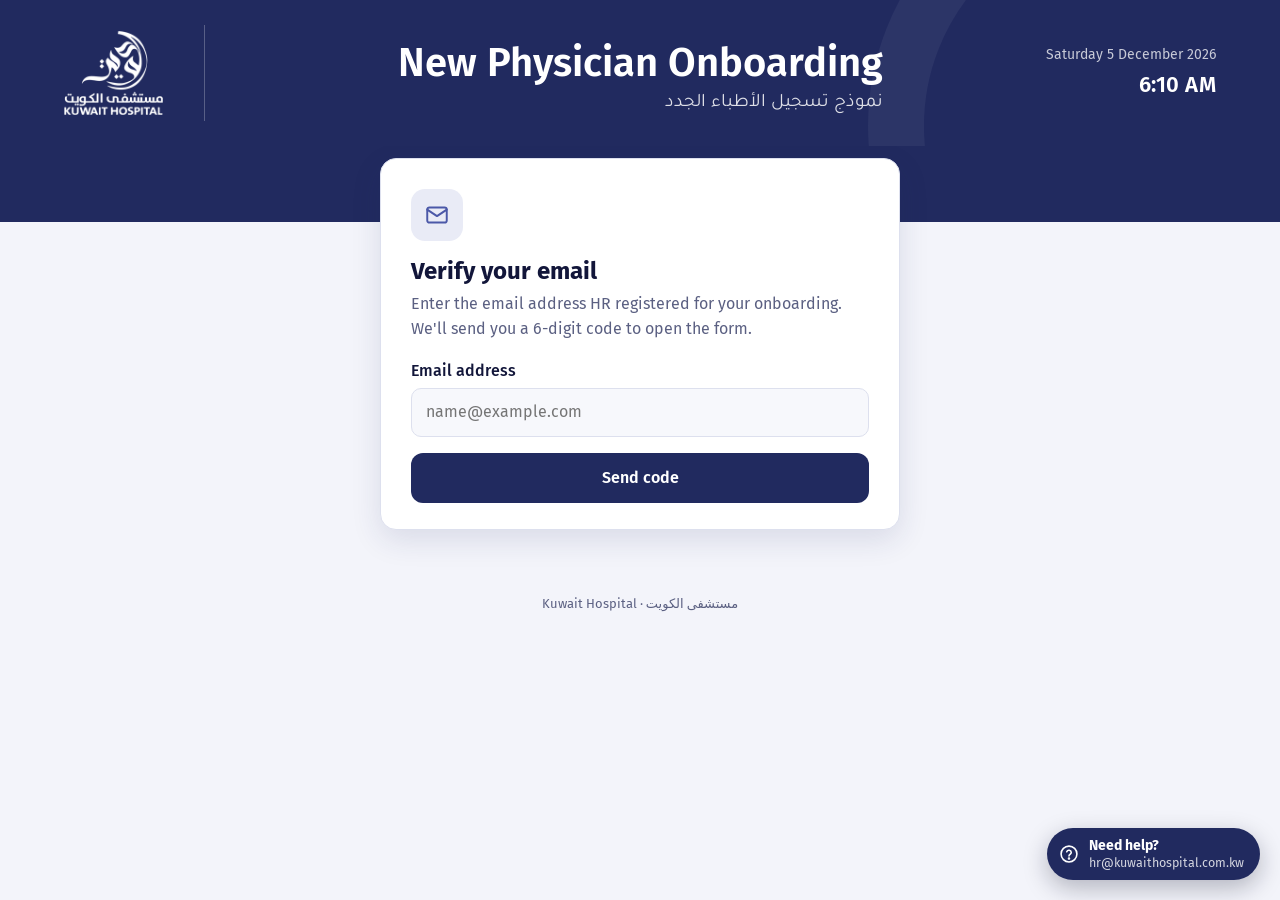
<file: index.html>
<!DOCTYPE html>
<html lang="en">
<head>
<meta charset="utf-8">
<meta name="viewport" content="width=device-width,initial-scale=1">
<title>New Physician Onboarding – Kuwait Hospital</title>
<meta name="robots" content="noindex,nofollow">
<link rel="icon" type="image/png" href="logo-navy.png">
<link rel="preconnect" href="https://fonts.googleapis.com">
<link rel="preconnect" href="https://fonts.gstatic.com" crossorigin>
<link href="https://fonts.googleapis.com/css2?family=Fira+Sans:wght@400;500;600;700&family=Tajawal:wght@400;500;700&display=swap" rel="stylesheet">
<link rel="stylesheet" href="style.css?v=20261117zf">
</head>
<body>
<header class="cover hdr" id="hdr">
 <div class="top">
  <img src="logo-white.png" alt="Kuwait Hospital">
  <div class="sep"></div>
  <div class="ttl">
   <h1>New Physician Onboarding</h1>
   <div class="ar" lang="ar" dir="rtl">نموذج تسجيل الأطباء الجدد</div>
   <div class="date" id="today" hidden></div>
  </div>
  <div class="clock" id="clock" aria-live="off"><span id="ckD"></span><b id="ckT"></b></div>
 </div>
</header>
<div class="band" aria-hidden="true"></div>
<main>
<div class="mid">
<div class="gate" id="gEmail">
  <div class="ico"><svg width="26" height="26" viewBox="0 0 24 24" fill="none" stroke="currentColor" stroke-width="1.8" stroke-linecap="round" stroke-linejoin="round"><rect x="3" y="5" width="18" height="14" rx="2"/><path d="m3 7 9 6 9-6"/></svg></div>
  <h2>Verify your email</h2>
  <p>Enter the email address HR registered for your onboarding. We'll send you a 6-digit code to open the form.</p>
  <form id="fEmail" novalidate>
   <label for="em" style="font-weight:500;display:block;margin-bottom:4px">Email address</label>
   <input type="text" id="em" inputmode="email" autocomplete="email" placeholder="name@example.com">
   <div class="alert err" id="emErr"></div>
   <button class="btn" type="submit" id="sendBtn"><span class="spin"></span><span>Send code</span></button>
  </form>
 </div>

 <div class="gate" id="gCode" style="display:none">
  <div class="ico"><svg width="26" height="26" viewBox="0 0 24 24" fill="none" stroke="currentColor" stroke-width="1.8" stroke-linecap="round" stroke-linejoin="round"><rect x="5" y="11" width="14" height="10" rx="2"/><path d="M8 11V7a4 4 0 0 1 8 0v4"/></svg></div>
  <h2>Enter your code</h2>
  <p id="codeMsg"></p>
  <form id="fCode" novalidate>
   <div class="otp" id="otp">
    <input inputmode="numeric" maxlength="1" aria-label="Digit 1" autocomplete="one-time-code"><input inputmode="numeric" maxlength="1" aria-label="Digit 2"><input inputmode="numeric" maxlength="1" aria-label="Digit 3"><input inputmode="numeric" maxlength="1" aria-label="Digit 4"><input inputmode="numeric" maxlength="1" aria-label="Digit 5"><input inputmode="numeric" maxlength="1" aria-label="Digit 6">
   </div>
   <div class="alert err" id="codeErr"></div>
   <button class="btn" type="submit" id="verBtn"><span class="spin"></span><span>Verify and open form</span></button>
  </form>
  <div class="foot"><span id="exp"></span><button class="link" id="resend" type="button" disabled>Resend code</button></div>
  <div class="foot" style="margin-top:0"><button class="link" id="chg" type="button">Use a different email</button></div>
 </div>

 <div id="formWrap" style="display:none">
 <div class="session" id="sess"><svg width="20" height="20" viewBox="0 0 24 24" fill="none" stroke="currentColor" stroke-width="2.2" stroke-linecap="round" stroke-linejoin="round"><path d="M12 3 4 6v6c0 5 3.5 8 8 9 4.5-1 8-4 8-9V6z"/><path d="m9 12 2 2 4-4"/></svg><span>Verified as <b id="sessEm"></b></span></div>
 <div class="intro" style="margin-top:14px">
  <p><strong style="color:var(--ink)">Welcome to Kuwait Hospital!</strong> Please complete this intake form and upload your credentials. This information is used by HR, IT, Marketing, Call Centre, and Nursing to configure your hospital profile, website listing, and clinical systems.</p>
  <div class="chips"><span>HR</span><span>IT</span><span>Marketing</span><span>Call Centre</span><span>Nursing</span></div>
 </div>

 <form id="f" novalidate>
 <div class="prog"><div class="row"><span>Required fields completed</span><span id="pct">0 of 0</span></div><div class="bar"><i id="pbar"></i></div></div>

 <section class="card">
  <div class="sh"><b>1</b><h2>Professional identification<small>Who you are and your licence</small></h2></div>
  <div class="body">
   <div class="q" data-req>
    <label for="nameEn">Full name (English)<span class="req">*</span></label>
    <input type="text" id="nameEn" name="fullNameEn" autocomplete="name" placeholder="e.g. Dr. Ahmed Al-Sabah">
    <div class="msg">Please enter your full name in English.</div>
   </div>
   <div class="q" data-req>
    <label for="nameAr">Full name (Arabic)<span class="req">*</span></label>
    <input type="text" id="nameAr" name="fullNameAr" lang="ar" dir="rtl" placeholder="الاسم الكامل باللغة العربية">
    <div class="msg">Please enter your full name in Arabic.</div>
   </div>
   <div class="q" data-req>
    <label for="spec">Primary specialty and subspecialty<span class="req">*</span></label>
    <input type="text" id="spec" name="specialty" placeholder="e.g. Cardiology – Interventional Cardiology">
    <div class="msg">Please enter your specialty.</div>
   </div>
   <div class="q" data-req data-radio="designation">
    <div class="lbl" id="desL">Professional designation<span class="req">*</span></div>
    <div class="pills" role="radiogroup" aria-labelledby="desL">
     <label><input type="radio" name="designation" value="Consultant"><span>Consultant</span></label>
     <label><input type="radio" name="designation" value="Senior Specialist"><span>Senior Specialist</span></label>
     <label><input type="radio" name="designation" value="Specialist"><span>Specialist</span></label>
     <label><input type="radio" name="designation" value="Registrar"><span>Registrar</span></label>
     <label><input type="radio" name="designation" value="GP"><span>GP</span></label>
    </div>
    <div class="msg">Please choose your designation.</div>
   </div>
   <div class="q" data-file="licence" data-max="1" data-types="word,pdf,image">
    <div class="lbl">Official medical licence copy <span class="opt">(optional)</span></div>
    <div class="drop"><input type="file" id="licence" accept=".pdf,.doc,.docx,image/*" aria-label="Upload medical licence">
     <svg viewBox="0 0 24 24" fill="none" stroke="currentColor" stroke-width="1.8" stroke-linecap="round" stroke-linejoin="round"><path d="M12 16V4m0 0-4 4m4-4 4 4M4 16v3a1 1 0 0 0 1 1h14a1 1 0 0 0 1-1v-3"/></svg>
     <strong>Upload file</strong><small>1 file · up to 10 MB · Word, PDF or image</small></div>
    <ul class="files"></ul><div class="msg"></div>
   </div>
   <div class="q" data-req data-file="goodStanding" data-max="2" data-types="word,pdf,image" data-msg="Please upload your Certificate of Good Standing.">
    <div class="lbl">Certificate of Good Standing<span class="req">*</span></div>
    <p class="hint">Issued by the Ministry of Health (MOH) or the Kuwait Medical Association (KMA).</p>
    <div class="drop"><input type="file" id="goodStanding" multiple accept=".pdf,.doc,.docx,image/*" aria-label="Upload Certificate of Good Standing">
     <svg viewBox="0 0 24 24" fill="none" stroke="currentColor" stroke-width="1.8" stroke-linecap="round" stroke-linejoin="round"><path d="M12 16V4m0 0-4 4m4-4 4 4M4 16v3a1 1 0 0 0 1 1h14a1 1 0 0 0 1-1v-3"/></svg>
     <strong>Upload files</strong><small>Up to 2 files · 10 MB each · Word, PDF or image</small></div>
    <ul class="files"></ul><div class="msg">Please upload your Certificate of Good Standing.</div>
   </div>
   <div class="pair">
   <div class="q" data-pattern="^[0-9]{12}$">
    <label for="civilId">Civil ID number <span class="opt">(optional)</span></label>
    <p class="hint">12 digits. Not applicable for overseas doctors.</p>
    <input type="text" id="civilId" name="civilId" inputmode="numeric" maxlength="12" autocomplete="off" placeholder="12-digit Civil ID number">
    <div class="msg">Civil ID number must be exactly 12 digits.</div>
   </div>
   <div class="q" data-req data-pattern="^[A-Za-z0-9]{5,15}$">
    <label for="passportNo">Passport number<span class="req">*</span></label>
    <p class="hint">As shown on your passport photo page.</p>
    <input type="text" id="passportNo" name="passportNumber" maxlength="15" autocomplete="off" placeholder="e.g. A12345678">
    <div class="msg">Use letters and numbers only (5–15).</div>
   </div>
   </div>
   <div class="pair">
   <div class="q" data-file="civilIdCopy" data-max="2" data-types="pdf,image">
    <div class="lbl">Civil ID copy <span class="opt">(optional)</span></div>
    <p class="hint">Front and back (not for overseas doctors).</p>
    <div class="drop"><input type="file" id="civilIdCopy" multiple accept=".pdf,image/*" aria-label="Upload civil id copy">
     <svg viewBox="0 0 24 24" fill="none" stroke="currentColor" stroke-width="1.8" stroke-linecap="round" stroke-linejoin="round"><path d="M12 16V4m0 0-4 4m4-4 4 4M4 16v3a1 1 0 0 0 1 1h14a1 1 0 0 0 1-1v-3"/></svg>
     <strong>Upload files</strong><small>Up to 2 files · 10 MB each · PDF or photo</small></div>
    <label class="cam"><input type="file" accept="image/*" capture="environment" aria-label="Take a photo of your civil id copy"><svg width="18" height="18" viewBox="0 0 24 24" fill="none" stroke="currentColor" stroke-width="1.9" stroke-linecap="round" stroke-linejoin="round" aria-hidden="true"><path d="M4 8h3l2-3h6l2 3h3a1 1 0 0 1 1 1v10a1 1 0 0 1-1 1H4a1 1 0 0 1-1-1V9a1 1 0 0 1 1-1z"/><circle cx="12" cy="13.5" r="3.5"/></svg><span>Take photo</span></label>
    <ul class="files"></ul><div class="msg">Please upload a clear copy of your Civil ID.</div>
   </div>
   <div class="q" data-req data-file="passportCopy" data-max="2" data-types="pdf,image" data-msg="Please upload a copy of your passport photo page.">
    <div class="lbl">Passport copy<span class="req">*</span></div>
    <p class="hint">The photo page of your passport.</p>
    <div class="drop"><input type="file" id="passportCopy" multiple accept=".pdf,image/*" aria-label="Upload passport copy">
     <svg viewBox="0 0 24 24" fill="none" stroke="currentColor" stroke-width="1.8" stroke-linecap="round" stroke-linejoin="round"><path d="M12 16V4m0 0-4 4m4-4 4 4M4 16v3a1 1 0 0 0 1 1h14a1 1 0 0 0 1-1v-3"/></svg>
     <strong>Upload files</strong><small>Up to 2 files · 10 MB each · PDF or photo</small></div>
    <label class="cam"><input type="file" accept="image/*" capture="environment" aria-label="Take a photo of your passport copy"><svg width="18" height="18" viewBox="0 0 24 24" fill="none" stroke="currentColor" stroke-width="1.9" stroke-linecap="round" stroke-linejoin="round" aria-hidden="true"><path d="M4 8h3l2-3h6l2 3h3a1 1 0 0 1 1 1v10a1 1 0 0 1-1 1H4a1 1 0 0 1-1-1V9a1 1 0 0 1 1-1z"/><circle cx="12" cy="13.5" r="3.5"/></svg><span>Take photo</span></label>
    <ul class="files"></ul><div class="msg">Please upload a copy of your passport photo page.</div>
   </div>
   </div>
  </div>
 </section>

 <section class="card">
  <div class="sh"><b>2</b><h2>Qualifications and experience<small>Your training and certificates</small></h2></div>
  <div class="body">
   <div class="q" data-req data-num>
    <label for="years">Total years of experience<span class="req">*</span></label>
    <input type="number" id="years" name="yearsExperience" min="0" max="70" step="1" inputmode="numeric" placeholder="e.g. 12" style="max-width:200px">
    <div class="msg">The value must be a number.</div>
   </div>
   <div class="q" data-req>
    <label for="qual">Qualifications list<span class="req">*</span></label>
    <p class="hint">List your degrees, board certifications, and fellowships starting from and including your Bachelor's degree.</p>
    <textarea id="qual" name="qualifications" placeholder="MBBS – Kuwait University, 2008&#10;Arab Board of Internal Medicine, 2014&#10;Fellowship in Cardiology – …"></textarea>
    <div class="msg">Please list your qualifications.</div>
   </div>
   <div class="q" data-req data-file="education" data-max="10" data-types="word,pdf,image" data-msg="Please upload your educational documents.">
    <div class="lbl">Educational documents<span class="req">*</span></div>
    <p class="hint">Degree certificates, starting from and including your Bachelor's degree.</p>
    <div class="drop"><input type="file" id="education" multiple accept=".pdf,.doc,.docx,image/*" aria-label="Upload Educational documents">
     <svg viewBox="0 0 24 24" fill="none" stroke="currentColor" stroke-width="1.8" stroke-linecap="round" stroke-linejoin="round"><path d="M12 16V4m0 0-4 4m4-4 4 4M4 16v3a1 1 0 0 0 1 1h14a1 1 0 0 0 1-1v-3"/></svg>
     <strong>Upload files</strong><small>Up to 10 files · 10 MB each · Word, PDF or image</small></div>
    <ul class="files"></ul><div class="msg">Please upload your educational documents.</div>
   </div>
   <div class="q" data-req data-file="certificates" data-max="10" data-types="any" data-msg="Please upload at least one certificate.">
    <div class="lbl">Certificates and board certificates<span class="req">*</span></div>
    <div class="drop"><input type="file" id="certificates" multiple aria-label="Upload certificates">
     <svg viewBox="0 0 24 24" fill="none" stroke="currentColor" stroke-width="1.8" stroke-linecap="round" stroke-linejoin="round"><path d="M12 16V4m0 0-4 4m4-4 4 4M4 16v3a1 1 0 0 0 1 1h14a1 1 0 0 0 1-1v-3"/></svg>
     <strong>Upload files</strong><small>Up to 10 files · 10 MB each · Word, Excel, PPT, PDF, image, video, audio</small></div>
    <ul class="files"></ul><div class="msg">Please upload at least one certificate.</div>
   </div>
   <div class="q" data-req data-file="experience" data-max="10" data-types="word,pdf,image" data-msg="Please upload at least one experience letter.">
    <div class="lbl">Experience letters<span class="req">*</span></div>
    <p class="hint">Letters from your previous employers confirming your positions and dates.</p>
    <div class="drop"><input type="file" id="experience" multiple accept=".pdf,.doc,.docx,image/*" aria-label="Upload Experience letters">
     <svg viewBox="0 0 24 24" fill="none" stroke="currentColor" stroke-width="1.8" stroke-linecap="round" stroke-linejoin="round"><path d="M12 16V4m0 0-4 4m4-4 4 4M4 16v3a1 1 0 0 0 1 1h14a1 1 0 0 0 1-1v-3"/></svg>
     <strong>Upload files</strong><small>Up to 10 files · 10 MB each · Word, PDF or image</small></div>
    <ul class="files"></ul><div class="msg">Please upload at least one experience letter.</div>
   </div>
   <div class="q" data-req data-file="resume" data-max="1" data-types="word,pdf" data-msg="Please upload your resume (CV).">
    <div class="lbl">Resume / CV<span class="req">*</span></div>
    <p class="hint">Your latest curriculum vitae, including work history and current position.</p>
    <div class="drop"><input type="file" id="resume" accept=".pdf,.doc,.docx" aria-label="Upload resume or CV">
     <svg viewBox="0 0 24 24" fill="none" stroke="currentColor" stroke-width="1.8" stroke-linecap="round" stroke-linejoin="round"><path d="M12 16V4m0 0-4 4m4-4 4 4M4 16v3a1 1 0 0 0 1 1h14a1 1 0 0 0 1-1v-3"/></svg>
     <strong>Upload file</strong><small>1 file · up to 10 MB · Word or PDF</small></div>
    <ul class="files"></ul><div class="msg">Please upload your resume (CV).</div>
   </div>
  </div>
 </section>

 <section class="card">
  <div class="sh"><b>3</b><h2>Marketing, profile and social media<small>How we introduce you to patients</small></h2></div>
  <div class="body">
   <div class="q" data-req>
    <label for="svc">Key services to highlight<span class="req">*</span></label>
    <p class="hint">Services you want featured on your Know Your Doctor posts, hospital screens, flyers, and website profile.</p>
    <textarea id="svc" name="keyServices"></textarea>
    <div class="msg">Please list the services to highlight.</div>
   </div>
   <div class="q" data-req>
    <label for="sym">Symptoms treated<span class="req">*</span></label>
    <p class="hint">List key medical symptoms or conditions you treat to improve website search visibility.</p>
    <textarea id="sym" name="symptoms"></textarea>
    <div class="msg">Please list the symptoms or conditions you treat.</div>
   </div>
   <div class="q" data-req data-num>
    <label for="minAge">Minimum patient age<span class="req">*</span></label>
    <p class="hint">The youngest patient age you see, in years. Enter 0 if you see all ages. Used by the Call Centre when booking appointments.</p>
    <div style="display:flex;align-items:center;gap:10px"><input type="number" id="minAge" name="minPatientAge" min="0" max="120" step="1" inputmode="numeric" placeholder="e.g. 14" style="max-width:200px"><span style="color:var(--muted)">years</span></div>
    <div class="msg">The value must be a number (0 for all ages).</div>
   </div>
   <div class="q" data-req>
    <label for="lang">Languages spoken<span class="req">*</span></label>
    <p class="hint">Languages you are fluent in to assist international patients.</p>
    <input type="text" id="lang" name="languages" placeholder="e.g. Arabic, English, Hindi">
    <div class="msg">Please list the languages you speak.</div>
   </div>
   <div class="q">
    <label for="soc">Social media accounts <span class="opt">(optional)</span></label>
    <p class="hint">Add your social media handles (Instagram, TikTok, Twitter).</p>
    <input type="text" id="soc" name="socialMedia" placeholder="Instagram @dr.name · TikTok @dr.name">
   </div>
   <div class="q" data-req data-three>
    <div class="lbl">Top 3 services<span class="req">*</span></div>
    <p class="hint">Three core services to highlight in your broadcast announcement artwork.</p>
    <div class="three">
     <div><em>Service 1</em><input type="text" name="top1" aria-label="Top service 1"></div>
     <div><em>Service 2</em><input type="text" name="top2" aria-label="Top service 2"></div>
     <div><em>Service 3</em><input type="text" name="top3" aria-label="Top service 3"></div>
    </div>
    <div class="msg">Please enter all three services.</div>
   </div>
   <div class="q" data-file="patientContacts" data-max="5" data-types="any">
    <div class="lbl">Previous patients contacts <span class="opt">(optional)</span></div>
    <p class="hint">Upload an Excel/CSV file with contact numbers if you wish to notify previous patients.</p>
    <div class="drop"><input type="file" id="patientContacts" multiple accept=".xlsx,.xls,.csv,.doc,.docx,.pdf,.ppt,.pptx,image/*" aria-label="Upload patient contacts">
     <svg viewBox="0 0 24 24" fill="none" stroke="currentColor" stroke-width="1.8" stroke-linecap="round" stroke-linejoin="round"><path d="M12 16V4m0 0-4 4m4-4 4 4M4 16v3a1 1 0 0 0 1 1h14a1 1 0 0 0 1-1v-3"/></svg>
     <strong>Upload files</strong><small>Up to 5 files · 10 MB each</small></div>
    <ul class="files"></ul><div class="msg"></div>
   </div>
  </div>
 </section>

 <div class="alert err" id="subErr" style="margin-top:16px"></div>
 <div class="actions">
  <p>By submitting, you confirm the information is accurate. Your details are shared only with Kuwait Hospital departments.</p>
  <button class="btn" type="submit" id="go"><span class="spin"></span><span id="goT">Submit onboarding form</span></button>
 </div>
 </form>

 <div class="done" id="done">
  <div class="tick"><svg width="34" height="34" viewBox="0 0 24 24" fill="none" stroke="currentColor" stroke-width="2.6" stroke-linecap="round" stroke-linejoin="round"><path d="M5 12.5 10 17 19 7"/></svg></div>
  <h2 id="tyH">Thank you</h2>
  <div class="ar" lang="ar" dir="rtl" style="font-size:20px;color:var(--accent);margin-bottom:6px">شكراً لك، أهلاً بك في مستشفى الكويت</div>
  <p style="margin:0 auto;color:var(--muted);max-width:520px">Your onboarding form has been received. Welcome to the Kuwait Hospital family, and we look forward to working with you.</p>
  <div class="ref" id="ref"></div>
  <div class="next">
   <h3>What happens next</h3>
   <ol>
    <li><span><b>HR</b> reviews your licence and certificates and contacts you if anything is missing.</span></li>
    <li><span><b>IT</b> creates your hospital account and access to clinical systems.</span></li>
    <li><span><b>Marketing</b> prepares your doctor profile, website listing and announcement artwork.</span></li>
    <li><span><b>Call Centre and Nursing</b> add you to clinic schedules so patients can book with you.</span></li>
   </ol>
  </div>
  <details class="sumd"><summary>View what you submitted</summary><dl class="sum" id="sum"></dl></details>
 </div>
 </div>
</div>
</main>
<a class="helpfab" href="mailto:hr@kuwaithospital.com.kw?subject=New%20Physician%20Onboarding%20-%20Help" aria-label="Need help? Email Kuwait Hospital HR">
 <svg width="20" height="20" viewBox="0 0 24 24" fill="none" stroke="currentColor" stroke-width="1.9" stroke-linecap="round" stroke-linejoin="round" aria-hidden="true"><circle cx="12" cy="12" r="9.5"/><path d="M9.3 9.3a2.8 2.8 0 0 1 5.4 1c0 1.9-2.7 2.4-2.7 4"/><circle cx="12" cy="17.4" r=".6" fill="currentColor"/></svg>
 <span><b>Need help?</b><small>hr@kuwaithospital.com.kw</small></span>
</a>
<footer>Kuwait Hospital · مستشفى الكويت</footer>
<script src="config.js?v=20261117zf"></script>
<script src="app.js?v=20261117zf"></script>
<script src="header.js?v=20261117zf"></script>
</body>
</html>
</file>
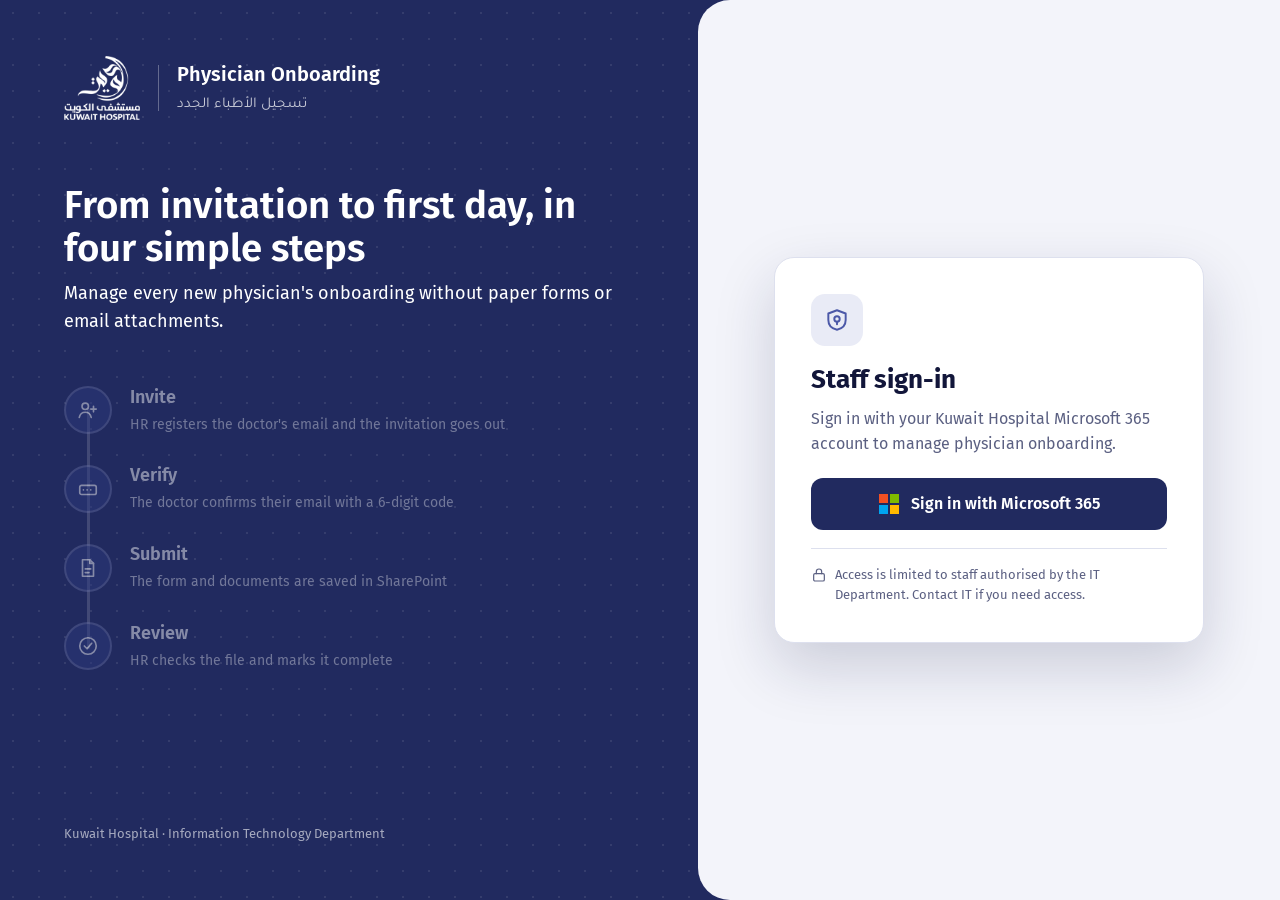
<file: hr.html>
<!DOCTYPE html>
<html lang="en">
<head>
<meta charset="utf-8">
<meta name="viewport" content="width=device-width,initial-scale=1">
<title>Onboarding Staff Page – Kuwait Hospital</title>
<meta name="robots" content="noindex,nofollow">
<link rel="icon" type="image/png" href="logo-navy.png">
<link rel="preconnect" href="https://fonts.googleapis.com">
<link rel="preconnect" href="https://fonts.gstatic.com" crossorigin>
<link href="https://fonts.googleapis.com/css2?family=Fira+Sans:wght@400;500;600;700&family=Tajawal:wght@400;500;700&display=swap" rel="stylesheet">
<link rel="stylesheet" href="style.css?v=20261117zf">
<style>
main.wide{max-width:1000px}
.toolbar{display:flex;gap:10px;align-items:center;flex-wrap:wrap;margin-bottom:14px}
.toolbar input{max-width:320px}
.toolbar .sp{flex:1}
.toolbar a.btn{text-decoration:none;min-height:44px;font-size:15px;padding:0 16px}
.count{font-size:14px;color:var(--muted)}
.loading{padding:28px 22px;color:var(--muted);text-align:center}
</style>
</head>
<body class="staff">
<section class="login" id="sLogin" aria-label="Staff sign-in">
 <div class="lg-l">
  <div class="lg-brand up"><img src="logo-white.png" alt="Kuwait Hospital"><div class="sep"></div><div><b>Physician Onboarding</b><span class="ar" lang="ar" dir="rtl">تسجيل الأطباء الجدد</span></div></div>
  <h1 class="up" style="animation-delay:.1s">From invitation to first day, in four simple steps</h1>
  <p class="lead up" style="animation-delay:.2s">Manage every new physician's onboarding without paper forms or email attachments.</p>
  <div class="flow up" style="animation-delay:.3s"><div class="track"><i></i></div>
   <div class="step s1"><em><svg width="22" height="22" viewBox="0 0 24 24" fill="none" stroke="currentColor" stroke-width="1.8" stroke-linecap="round" stroke-linejoin="round"><circle cx="9" cy="8" r="3.5"/><path d="M2.5 20c.8-3.5 3.4-5.5 6.5-5.5s5.7 2 6.5 5.5"/><path d="M18 8v6M15 11h6"/></svg></em><div><b>Invite</b><span>HR registers the doctor's email and the invitation goes out</span></div></div>
   <div class="step s2"><em><svg width="22" height="22" viewBox="0 0 24 24" fill="none" stroke="currentColor" stroke-width="1.8" stroke-linecap="round" stroke-linejoin="round"><rect x="3" y="8" width="18" height="10" rx="2"/><path d="M7 13h.01M11 13h.01M15 13h.01"/></svg></em><div><b>Verify</b><span>The doctor confirms their email with a 6-digit code</span></div></div>
   <div class="step s3"><em><svg width="22" height="22" viewBox="0 0 24 24" fill="none" stroke="currentColor" stroke-width="1.8" stroke-linecap="round" stroke-linejoin="round"><path d="M6 3h8l4 4v14H6z"/><path d="M14 3v4h4"/><path d="M9 13h6M9 17h4"/></svg></em><div><b>Submit</b><span>The form and documents are saved in SharePoint</span></div></div>
   <div class="step s4"><em><svg width="22" height="22" viewBox="0 0 24 24" fill="none" stroke="currentColor" stroke-width="1.8" stroke-linecap="round" stroke-linejoin="round"><circle cx="12" cy="12" r="9"/><path d="m8 12 3 3 5-6"/></svg></em><div><b>Review</b><span>HR checks the file and marks it complete</span></div></div>
  </div>
  <div class="lg-ft">Kuwait Hospital · Information Technology Department</div>
 </div>
 <div class="lg-r">
  <div class="lg-card up" style="animation-delay:.35s">
   <div class="ico"><svg width="26" height="26" viewBox="0 0 24 24" fill="none" stroke="currentColor" stroke-width="1.8" stroke-linecap="round" stroke-linejoin="round"><path d="M12 3 4 6v6c0 5 3.5 8 8 9 4.5-1 8-4 8-9V6z"/><circle cx="12" cy="11" r="2.5"/><path d="M12 13.5V16"/></svg></div>
   <h2>Staff sign-in</h2>
   <p>Sign in with your Kuwait Hospital Microsoft 365 account to manage physician onboarding.</p>
   <button class="btn ms" type="button" id="msBtn"><span class="spin"></span><i class="msl" aria-hidden="true"><b style="background:#F25022"></b><b style="background:#7FBA00"></b><b style="background:#00A4EF"></b><b style="background:#FFB900"></b></i><span>Sign in with Microsoft 365</span></button>
   <div class="alert err" id="sErr"></div>
   <div class="note"><svg width="16" height="16" viewBox="0 0 24 24" fill="none" stroke="currentColor" stroke-width="1.8" stroke-linecap="round" stroke-linejoin="round" aria-hidden="true"><rect x="4" y="10" width="16" height="11" rx="2"/><path d="M8 10V7a4 4 0 0 1 8 0v3"/></svg><span>Access is limited to staff authorised by the IT Department. Contact IT if you need access.</span></div>
  </div>
 </div>
</section>
<header class="cover hdr" id="hdr">
 <div class="top">
  <img src="logo-white.png" alt="Kuwait Hospital">
  <div class="sep"></div>
  <div class="ttl">
   <h1>Onboarding staff page</h1>
   <div class="ar" lang="ar" dir="rtl">تسجيل الأطباء الجدد – صفحة الموظفين</div>
   <div class="date" id="today" hidden></div>
  </div>
  <div class="clock" id="clock" aria-live="off"><span id="ckD"></span><b id="ckT"></b></div>
 </div>
</header>
<div class="band" aria-hidden="true"></div>

<main class="wide three-col">
<aside class="side" aria-label="Overview and filters">
 <div class="pnl"><h3>Overview</h3><div class="stats" id="flt">
  <button type="button" class="stat on" data-f="All"><b id="cInv">0</b><span>Total invited</span></button>
  <button type="button" class="stat" data-f="Verified"><b id="cVer">0</b><span>Verified</span></button>
  <button type="button" class="stat okc" data-f="Submitted"><b id="cSub">0</b><span>Submitted</span></button>
  <button type="button" class="stat warn" data-f="Late"><b id="cLate">0</b><span>No reply 48 h+</span></button></div>
  <p class="tip">Click a box to show only those doctors.</p></div>
 <div class="pnl lnk"><h3>Quick links</h3><a id="qSub" href="#" target="_blank" rel="noopener">Submissions list</a><a id="qDocs" href="#" target="_blank" rel="noopener">Documents library</a></div>
</aside>
<div class="mid">

 <div id="sApp" style="display:none">
  <div class="who"><span class="av" id="meAv"></span><span><b id="meN"></b><br><span style="color:var(--muted)" id="meE"></span></span><span class="role" id="meR"></span><button class="btn ghost" type="button" id="outBtn">Sign out</button></div>

  <div class="toolbar">
   <input type="text" id="search" placeholder="Search name or email" aria-label="Search invitees">
   <span class="count" id="count"></span>
   <span class="sp"></span>
   <a class="btn ghost" id="spLink" href="#" target="_blank" rel="noopener">Open SharePoint</a>
   <button class="btn ghost" type="button" id="xlsBtn" style="min-height:44px;font-size:15px;padding:0 16px"><svg width="18" height="18" viewBox="0 0 24 24" fill="none" stroke="currentColor" stroke-width="1.9" stroke-linecap="round" stroke-linejoin="round" aria-hidden="true"><path d="M12 3v12"/><path d="m7 10 5 5 5-5"/><path d="M5 21h14"/></svg>Export to Excel</button>
   <button class="btn ghost" type="button" id="refresh" style="min-height:44px;font-size:15px;padding:0 16px">Refresh</button>
  </div>

  <div class="hr">
   <form class="bar2" id="fInv" novalidate>
    <div><label for="invN">Doctor's name</label><input type="text" id="invN" placeholder="Dr. Full Name"></div>
    <div><label for="invE">Email (KH or private)</label><input type="text" id="invE" placeholder="name@gmail.com"></div>
    <button class="btn" type="submit" id="invBtn"><span class="spin"></span><span>Register and send invite</span></button>
    <div class="alert info" id="invOk" style="flex-basis:100%;margin-top:0"></div>
    <div class="alert err" id="invErr" style="flex-basis:100%;margin-top:0"></div>
   </form>
   <table class="stack"><thead><tr><th>Doctor</th><th>Email</th><th>Registered</th><th>Status</th><th></th></tr></thead><tbody id="invRows"></tbody></table>
   <div class="loading" id="loading">Loading…</div>
   <div class="hint2">Only emails listed here can receive a code. The invitation email goes out automatically within a minute. "Submitted" doctors can't open the form again.</div>
  </div>
 </div>
</div>
<aside class="side det" aria-label="Doctor details">
 <div class="pnl" id="det"><h3>Doctor details</h3><p class="empty">Click a doctor in the list to see their progress and documents.</p></div>
</aside>
</main>
<footer>Kuwait Hospital · مستشفى الكويت</footer>
<script src="config.js?v=20261117zf"></script>
<script src="vendor/msal-browser.min.js"></script>
<script src="hr.js?v=20261117zf"></script>
<script src="header.js?v=20261117zf"></script>
</body>
</html>
</file>
<file: style.css>
/* VOICE: calm, clinical, welcoming — a hospital credentialing packet.
   IDEA: a physician's intake folder: navy cover, white pages, tabbed sections.
   PICTURE: the form itself, under a navy cover band carrying the hospital logo.
   COLOUR and TYPE: Kuwait Hospital navy #212A5F, pale indigo paper, indigo accent; Fira Sans + Tajawal.
   LAYOUT: one calm column of section cards, sticky progress bar, success receipt. */
:root{color-scheme:light dark;
--navy:#212A5F;--accent:light-dark(#4B58A8,#A3ADF0);
--bg:light-dark(#F3F4FA,#0A0D24);--card:light-dark(#fff,#12173A);--ink:light-dark(#12163A,#EEF0FA);
--muted:light-dark(#5B6082,#A0A5C8);--line:light-dark(#DDE0EE,#262C5A);--field:light-dark(#F7F8FC,#0F1433);
--soft:light-dark(#E9EBF6,#1A2050);--err:light-dark(#B42318,#FF8A80);--ok:light-dark(#127A3E,#6EE7A0)}
:root[data-theme=light]{color-scheme:light}:root[data-theme=dark]{color-scheme:dark}
*{box-sizing:border-box;min-width:0}
body{margin:0;background:var(--bg);color:var(--ink);font:16px/1.55 "Fira Sans",system-ui,sans-serif;overflow-x:clip}
.ar,[lang=ar]{font-family:"Tajawal","Fira Sans",sans-serif}
header.cover{background:var(--navy);color:#fff;padding:28px max(5vw,16px) 92px;position:relative;overflow:hidden}
.cover::after{content:"";position:absolute;right:-120px;top:-140px;width:420px;height:420px;border-radius:50%;border:56px solid rgba(255,255,255,.05)}
.top{max-width:760px;margin:0 auto;display:flex;align-items:center;gap:20px;position:relative;z-index:1}
.top img{height:84px;width:auto;flex:none}
.top .sep{width:1px;align-self:stretch;background:rgba(255,255,255,.25)}
.top h1{margin:0;font-size:clamp(26px,4.4vw,40px);line-height:1.08;font-weight:600;text-wrap:balance}
.top .ar{font-size:19px;opacity:.85;margin-top:4px}
.top .date{font-size:14px;opacity:.7;margin-top:6px}
main{max-width:760px;margin:-64px auto 0;padding:0 16px 64px;position:relative;z-index:2}
.intro{background:var(--card);border-radius:16px;padding:22px 26px;border:1px solid var(--line);box-shadow:0 10px 30px rgba(33,42,95,.12)}
.intro p{margin:0;color:var(--muted)}
.chips{display:flex;flex-wrap:wrap;gap:8px;margin-top:14px}
.chips span{background:var(--soft);color:var(--accent);font-size:13px;font-weight:500;padding:4px 12px;border-radius:999px}
.prog{position:sticky;top:0;transition:top .25s;z-index:5;background:var(--bg);padding:14px 0 10px;margin-top:6px}
.prog .row{display:flex;justify-content:space-between;font-size:13px;color:var(--muted);margin-bottom:6px}
.bar{height:6px;background:var(--line);border-radius:6px;overflow:hidden}
.bar i{display:block;height:100%;width:0;background:var(--accent);border-radius:6px;transition:width .35s}
section.card{background:var(--card);border:1px solid var(--line);border-radius:16px;margin-top:18px;overflow:hidden}
.sh{display:flex;align-items:center;gap:14px;padding:18px 26px;background:var(--soft);border-bottom:1px solid var(--line)}
.sh b{flex:none;width:36px;height:36px;border-radius:10px;background:var(--navy);color:#fff;display:grid;place-items:center;font-weight:600}
.sh h2{margin:0;font-size:20px;font-weight:600;line-height:1.2}
.sh small{display:block;color:var(--muted);font-size:13px;font-weight:400}
.body{padding:8px 26px 24px}
.q{padding-top:20px}
.q>label,.q>.lbl{display:block;font-weight:500;margin-bottom:4px}
.req{color:var(--err);margin-left:2px}
.opt{color:var(--muted);font-weight:400;font-size:14px}
.hint{font-size:14px;color:var(--muted);margin:0 0 8px}
input[type=text],input[type=number],textarea{width:100%;font:inherit;font-size:16px;color:var(--ink);background:var(--field);border:1.5px solid var(--line);border-radius:10px;padding:11px 14px;min-height:46px;transition:border-color .15s,box-shadow .15s}
textarea{min-height:110px;resize:vertical}
input:focus,textarea:focus{outline:none;border-color:var(--accent);box-shadow:0 0 0 4px color-mix(in srgb,var(--accent) 18%,transparent)}
.bad input,.bad textarea,.bad .drop,.bad .pills{border-color:var(--err)!important}
.msg{display:none;color:var(--err);font-size:14px;margin-top:6px}.bad .msg{display:block}
.pills{display:flex;flex-wrap:wrap;gap:8px;border:1.5px solid transparent;border-radius:12px}
.pills label{cursor:pointer}
.pills input{position:absolute;opacity:0;pointer-events:none}
.pills span{display:inline-flex;align-items:center;min-height:44px;padding:0 18px;border:1.5px solid var(--line);border-radius:999px;background:var(--field);font-weight:500;transition:.15s}
.pills input:checked+span{background:var(--navy);border-color:var(--navy);color:#fff}
.pills input:focus-visible+span{box-shadow:0 0 0 4px color-mix(in srgb,var(--accent) 25%,transparent)}
.three{display:grid;grid-template-columns:repeat(3,minmax(0,1fr));gap:10px}
.three div{position:relative}
.three em{position:absolute;left:12px;top:-9px;background:var(--card);padding:0 6px;font-size:12px;color:var(--muted);font-style:normal}
.drop{border:1.5px dashed color-mix(in srgb,var(--accent) 55%,var(--line));border-radius:12px;background:var(--field);padding:18px;text-align:center;cursor:pointer;transition:.15s;position:relative}
.drop:hover,.drop.over{background:var(--soft);border-color:var(--accent)}
.drop input{position:absolute;inset:0;opacity:0;cursor:pointer}
.drop svg{width:28px;height:28px;color:var(--accent)}
.drop strong{display:block;color:var(--accent);font-weight:600}
.drop small{color:var(--muted);font-size:13px}
.files{list-style:none;margin:8px 0 0;padding:0;display:grid;gap:6px}
.files li{display:flex;align-items:center;gap:10px;background:var(--soft);border-radius:10px;padding:8px 8px 8px 12px;font-size:14px}
.files li span{flex:1;overflow:hidden;text-overflow:ellipsis;white-space:nowrap}
.files li small{color:var(--muted);white-space:nowrap}
.files button{border:0;background:none;color:var(--muted);width:36px;height:36px;border-radius:8px;cursor:pointer;font-size:20px;line-height:1}
.files button:hover{background:var(--line);color:var(--err)}
.actions{display:flex;flex-wrap:wrap;align-items:center;justify-content:space-between;gap:12px;margin-top:22px}
.actions p{margin:0;font-size:13px;color:var(--muted);max-width:420px}
.btn{font:inherit;font-weight:600;font-size:16px;border:0;border-radius:12px;padding:0 28px;min-height:50px;background:var(--navy);color:#fff;cursor:pointer;display:inline-flex;align-items:center;gap:10px;transition:transform .1s,filter .15s}
:root[data-theme=dark] .btn,.btn.alt{background:var(--accent);color:#0A0D24}
@media(prefers-color-scheme:dark){:root:not([data-theme=light]) .btn{background:var(--accent);color:#0A0D24}}
.btn:hover{filter:brightness(1.12)}.btn:active{transform:translateY(1px)}
.btn:disabled{opacity:.6;cursor:wait}
.btn.ghost{background:transparent;color:var(--accent);border:1.5px solid var(--line)}
.spin{width:18px;height:18px;border:2.5px solid rgba(255,255,255,.4);border-top-color:#fff;border-radius:50%;animation:r .8s linear infinite;display:none}
.busy .spin{display:inline-block}
@keyframes r{to{transform:rotate(360deg)}}
.done{display:none;background:var(--card);border:1px solid var(--line);border-radius:16px;margin-top:18px;padding:32px 26px;text-align:center}
.done .tick{width:64px;height:64px;border-radius:50%;background:color-mix(in srgb,var(--ok) 15%,transparent);color:var(--ok);display:grid;place-items:center;margin:0 auto 12px}
.done h2{margin:0 0 6px;font-size:26px}
.done .ref{display:inline-block;margin:8px 0 18px;font-weight:600;background:var(--soft);color:var(--accent);padding:6px 14px;border-radius:8px}
.sum{text-align:left;border-top:1px solid var(--line);margin-top:6px}
.sum div{display:grid;grid-template-columns:200px minmax(0,1fr);gap:12px;padding:10px 0;border-bottom:1px solid var(--line);font-size:15px}
.sum dt{color:var(--muted)}.sum dd{margin:0;white-space:pre-line}
.note{font-size:13px;color:var(--muted);margin-top:14px}
footer{text-align:center;font-size:13px;color:var(--muted);padding:0 16px 32px}
/* demo bar */
.demo{background:light-dark(#fff,#0F1433);border-bottom:1px solid var(--line);position:relative;z-index:10}
.demo .in{max-width:1000px;margin:0 auto;padding:8px 16px;display:flex;align-items:center;gap:8px;flex-wrap:wrap}
.demo .tag{font-size:12px;font-weight:600;color:#fff;background:var(--accent);padding:3px 10px;border-radius:6px}
.demo a{font-size:14px;font-weight:500;color:var(--muted);text-decoration:none;padding:8px 12px;border-radius:8px;min-height:36px;display:inline-flex;align-items:center;gap:6px}
.demo a.on{background:var(--soft);color:var(--accent)}
.demo a .dot{width:8px;height:8px;border-radius:50%;background:var(--err);display:none}
.demo a .dot.show{display:inline-block}

/* gate */
.gate{background:var(--card);border:1px solid var(--line);border-radius:16px;padding:30px 30px 26px;box-shadow:0 10px 30px rgba(33,42,95,.12);max-width:520px;margin:0 auto}
.gate h2{margin:0 0 6px;font-size:24px;line-height:1.2}
.gate p{margin:0 0 18px;color:var(--muted)}
.gate .ico{width:52px;height:52px;border-radius:14px;background:var(--soft);color:var(--accent);display:grid;place-items:center;margin-bottom:16px}
.gate .btn{width:100%;justify-content:center;margin-top:16px}
.gate .link{background:none;border:0;font:inherit;color:var(--accent);font-weight:500;cursor:pointer;padding:8px 0;min-height:40px}
.gate .link:disabled{color:var(--muted);cursor:default}
.gate .foot{display:flex;justify-content:space-between;align-items:center;margin-top:10px;font-size:14px;color:var(--muted);flex-wrap:wrap;gap:4px}
.otp{display:grid;grid-template-columns:repeat(6,minmax(0,1fr));gap:8px}
.otp input{width:100%;font:inherit;color:var(--ink);background:var(--field);border:1.5px solid var(--line);border-radius:10px;text-align:center;font-size:24px!important;font-weight:600;padding:0!important;height:58px}
.alert{border-radius:10px;padding:10px 14px;font-size:14px;margin-top:14px;display:none}
.alert.show{display:block}
.alert.err{background:color-mix(in srgb,var(--err) 12%,transparent);color:var(--err)}
.alert.info{background:var(--soft);color:var(--accent)}
.dnote{margin-top:14px;font-size:13px;border:1px dashed var(--accent);border-radius:10px;padding:10px 12px;color:var(--muted)}
.dnote b{color:var(--accent)}
.dnote button{font:inherit;font-size:13px;border:0;background:var(--soft);color:var(--accent);border-radius:6px;padding:3px 8px;margin:2px 2px 0 0;cursor:pointer}
.session{display:flex;align-items:center;gap:10px;flex-wrap:wrap;background:color-mix(in srgb,var(--ok) 10%,var(--card));border:1px solid color-mix(in srgb,var(--ok) 30%,transparent);color:var(--ink);border-radius:12px;padding:10px 14px;font-size:14px;margin-top:14px}
.session svg{color:var(--ok);flex:none}
.session .t{margin-left:auto;font-weight:600;color:var(--ok);white-space:nowrap}
/* mock email */
.mail{width:100%;max-width:640px;margin:0 auto;background:var(--card);border:1px solid var(--line);border-radius:14px;overflow:hidden;box-shadow:0 10px 30px rgba(33,42,95,.12)}
.mail .meta{padding:16px 22px;border-bottom:1px solid var(--line);font-size:14px;color:var(--muted)}
.mail .meta b{color:var(--ink);font-weight:600}
.mail .meta .sub{font-size:18px;color:var(--ink);font-weight:600;margin-bottom:6px}
.mbody{background:#F3F4FA;padding:24px}
.mcard{background:#fff;color:#12163A;max-width:480px;margin:0 auto;border-radius:12px;overflow:hidden}
.mcard .mh{background:#212A5F;padding:18px;text-align:center}
.mcard .mh img{height:64px}
.mcard .mc{padding:24px;text-align:center}
.mcard .code{font-size:38px;letter-spacing:10px;font-weight:700;color:#212A5F;background:#E9EBF6;border-radius:10px;padding:12px 0 12px 10px;margin:14px 0}
.mcard small{color:#5B6082;font-size:13px}
.empty{text-align:center;color:var(--muted);padding:48px 16px}
/* HR list */
.hr{background:var(--card);border:1px solid var(--line);border-radius:16px;overflow:hidden}
.hr .bar2{display:flex;gap:10px;align-items:end;flex-wrap:wrap;padding:18px 22px;background:var(--soft);border-bottom:1px solid var(--line)}
.hr .bar2 div{flex:1 1 200px}
.hr .bar2 label{font-size:13px;color:var(--muted);display:block;margin-bottom:4px}
.hr .bar2 .btn{min-height:46px}
table{width:100%;border-collapse:collapse;font-size:15px}
th,td{text-align:left;padding:12px 22px;border-bottom:1px solid var(--line)}
th{font-size:13px;color:var(--muted);font-weight:500}
.st{display:inline-block;font-size:13px;font-weight:600;padding:3px 10px;border-radius:999px;white-space:nowrap}
.st.Invited{background:var(--soft);color:var(--accent)}
.st.Verified{background:color-mix(in srgb,#C27C0E 15%,transparent);color:light-dark(#8A5A0A,#F5C26B)}
.st.Submitted{background:color-mix(in srgb,var(--ok) 14%,transparent);color:var(--ok)}
.st.Blocked{background:color-mix(in srgb,var(--err) 12%,transparent);color:var(--err)}
.hint2{font-size:13px;color:var(--muted);padding:12px 22px}

.done .tick{width:76px;height:76px;animation:pop .5s cubic-bezier(.2,1.4,.4,1)}
@keyframes pop{from{transform:scale(.4);opacity:0}to{transform:scale(1);opacity:1}}
.done h2{font-size:clamp(26px,4vw,34px);line-height:1.1;text-wrap:balance}
.next{text-align:left;background:var(--soft);border-radius:14px;padding:18px 22px;margin:4px 0 16px}
.next h3{margin:0 0 10px;font-size:17px}
.next ol{margin:0;padding:0;list-style:none;counter-reset:n;display:grid;gap:10px}
.next li{counter-increment:n;display:grid;grid-template-columns:28px minmax(0,1fr);gap:10px;font-size:15px}
.next li::before{content:counter(n);width:28px;height:28px;border-radius:8px;background:var(--navy);color:#fff;display:grid;place-items:center;font-weight:600;font-size:14px}
.mailnote{display:flex;gap:10px;align-items:flex-start;text-align:left;font-size:14px;color:var(--muted);border:1px solid var(--line);border-radius:12px;padding:12px 14px;margin-bottom:14px}
.mailnote svg{flex:none;color:var(--accent);margin-top:1px}.mailnote b{color:var(--ink);word-break:break-all}
.sumd{text-align:left;margin-bottom:10px}
.sumd summary{cursor:pointer;font-weight:500;color:var(--accent);padding:10px 0;min-height:44px}
td[data-l=Added],td[data-l=Registered]{white-space:nowrap}
@media(min-width:601px){#v-hr th,#v-hr td{padding:12px 14px}#v-hr th:first-child,#v-hr td:first-child{padding-left:22px}td[data-l=Doctor],td[data-l=Name]{min-width:150px}.rm{white-space:nowrap}}
.mail .meta span{color:var(--muted);font-size:13px}
.mbtn{font:inherit;font-weight:600;background:#212A5F;color:#fff;border:0;border-radius:10px;padding:0 26px;min-height:48px;cursor:pointer}
.mqr{display:flex;align-items:center;gap:16px;background:#F3F4FA;border-radius:12px;padding:14px;margin:16px 0;font-size:14px}
.mqr img{width:120px;height:120px;flex:none;border-radius:8px;background:#fff}
.msteps{font-size:14px}.msteps ol{margin:6px 0 0;padding-left:20px}.msteps li{margin:3px 0}
.mcard .mc p{color:#12163A}
/* staff sign-in + access */
.acct{display:grid;gap:8px;margin-top:6px}
.acct button{display:flex;align-items:center;gap:12px;width:100%;text-align:left;font:inherit;background:var(--field);border:1.5px solid var(--line);border-radius:12px;padding:10px 14px;min-height:56px;cursor:pointer;color:var(--ink)}
.acct button:hover{border-color:var(--accent);background:var(--soft)}
.av{flex:none;width:36px;height:36px;border-radius:50%;background:var(--navy);color:#fff;display:grid;place-items:center;font-weight:600;font-size:14px}
.acct small{display:block;color:var(--muted);font-size:13px;word-break:break-all}
.acct em{margin-left:auto;font-style:normal;font-size:12px;color:var(--muted);white-space:nowrap}
.who{display:flex;align-items:center;gap:12px;flex-wrap:wrap;background:var(--card);border:1px solid var(--line);border-radius:12px;padding:10px 14px;margin-bottom:14px;font-size:14px}
.who .role{font-size:12px;font-weight:600;padding:2px 8px;border-radius:6px;background:var(--soft);color:var(--accent)}
.who .btn{margin-left:auto;min-height:38px;padding:0 14px;font-size:14px}
.tabs{display:flex;gap:6px;margin-bottom:14px;flex-wrap:wrap}
.tabs button{font:inherit;font-weight:500;font-size:15px;border:1.5px solid var(--line);background:var(--card);color:var(--muted);border-radius:10px;padding:0 16px;min-height:42px;cursor:pointer}
.tabs button.on{background:var(--navy);border-color:var(--navy);color:#fff}
select{font:inherit;font-size:16px;color:var(--ink);background:var(--field);border:1.5px solid var(--line);border-radius:10px;padding:0 12px;min-height:46px;width:100%}
.rm{border:0;background:none;color:var(--err);font:inherit;font-size:14px;font-weight:500;cursor:pointer;padding:6px 8px;border-radius:8px;min-height:36px}
.rm:hover{background:color-mix(in srgb,var(--err) 10%,transparent)}
.rm:disabled{color:var(--muted);cursor:default;background:none}
.bar2 .err2{flex-basis:100%;color:var(--err);font-size:14px;display:none}.bar2 .err2.show{display:block}
.sbar{position:fixed;top:0;left:0;right:0;z-index:30;background:var(--navy);color:#fff;box-shadow:0 4px 16px rgba(10,13,38,.25);transform:translateY(-110%);transition:transform .25s ease}
.sbar.show{transform:none}
.sbar .in{max-width:1000px;margin:0 auto;padding:0 16px;display:flex;align-items:center;gap:14px;height:60px}
.sbar img{height:38px;width:auto;flex:none}
.sbar .sep{width:1px;height:28px;background:rgba(255,255,255,.25);flex:none}
.sbar b{font-size:17px;font-weight:600;white-space:nowrap}
.sbar .ar{font-size:15px;opacity:.8;white-space:nowrap}
.sbar .who{margin-left:auto;font-size:13px;background:rgba(255,255,255,.12);padding:5px 12px;border-radius:999px;max-width:45%;overflow:hidden;text-overflow:ellipsis;white-space:nowrap}
.sbar .who:empty{display:none}
.sb-on .prog{top:60px}
@media(max-width:600px){.sbar .ar,.sbar .sep{display:none}.sbar b{font-size:15px}.sbar img{height:32px}.sbar .who{display:none}}
@media(prefers-reduced-motion:reduce){.sbar{transition:none}}
@media(max-width:600px){
 .gate{padding:24px 18px}.otp{gap:6px}.otp input{height:50px;font-size:20px!important}
 .mbody{padding:14px}.mqr{flex-direction:column;text-align:center}
 .stack thead{display:none}.stack tr{display:grid;padding:10px 0;border-bottom:1px solid var(--line)}.stack td{display:flex;justify-content:space-between;gap:12px;border:0;text-align:right;word-break:break-all}.stack td::before{content:attr(data-l);text-align:left;word-break:normal}
 .demo a{padding:6px 8px;font-size:13px}
 th,td{padding:10px 14px}.stack td{padding:4px 14px}.stack td::before{color:var(--muted);font-size:13px}
 header.cover{padding-bottom:84px}
 .top{flex-direction:column;align-items:flex-start;gap:12px}.top .sep{display:none}.top img{height:64px}
 .intro,.body{padding-left:18px;padding-right:18px}.sh{padding:16px 18px}
 .three{grid-template-columns:minmax(0,1fr);gap:16px}
 .sum div{grid-template-columns:minmax(0,1fr);gap:2px}
 .btn{width:100%;justify-content:center}
}
@media(prefers-reduced-motion:reduce){*{transition:none!important;animation:none!important}}
.pair{display:grid;grid-template-columns:repeat(2,minmax(0,1fr));gap:0 20px;align-items:start}
@media(max-width:600px){.pair{grid-template-columns:minmax(0,1fr)}}
/* sticky bar: centred title */
.sbar .in{justify-content:center;position:static}
.sbar{display:block}
.sbar .who{position:absolute;right:24px;top:50%;transform:translateY(-50%);margin-left:0;max-width:30%}
@media(max-width:900px){.sbar .who{display:none}}
/* large monitors (21"-27"): scale the whole page up so it is not tiny */
@media(min-width:1700px){body{zoom:1.15}}
@media(min-width:2200px){body{zoom:1.3}}
@media(min-width:3000px){body{zoom:1.6}}

/* ---------- shared header (both pages) ---------- */
/* header shrinks into a sticky title bar */
header.cover.hdr{position:sticky;top:0;z-index:20;padding:28px max(5vw,16px) 24px;transition:padding .25s ease,box-shadow .25s ease}
.hdr .top{transition:gap .25s ease}
.staff .hdr .top{max-width:1000px}
.hdr .top img{transition:height .25s ease}
.hdr .top h1{transition:font-size .25s ease}
.band{background:var(--navy);height:68px}
header.cover.hdr.compact{padding-top:10px;padding-bottom:10px;box-shadow:0 6px 18px rgba(10,13,38,.22)}
.hdr.compact .top{justify-content:center;gap:14px}
.hdr.compact .top img{height:44px}
.hdr.compact .top h1{font-size:21px}
.hdr.compact .top .ar{font-size:14px;margin-top:0}
.hdr.compact .top .date{display:none}
.hdr.compact .top .ttl{display:flex;align-items:baseline;gap:12px}
@media(max-width:600px){.hdr.compact .top{flex-direction:row;align-items:center;justify-content:flex-start}.hdr.compact .top .sep{display:block}.hdr.compact .top .ar{display:none}.hdr.compact .top img{height:36px}.hdr.compact .top h1{font-size:18px}}
.hdr .clock{margin-left:auto;text-align:right;display:flex;flex-direction:column;align-items:flex-end;gap:2px;align-self:center}
.hdr .clock span{font-size:14px;opacity:.75}
.hdr .clock b{font-size:22px;font-weight:600;letter-spacing:.5px}
.hdr.compact .clock{display:none}
header.cover.hdr{padding-bottom:14px}
.band{height:76px}
@media(max-width:600px){.hdr .clock{margin-left:0;align-self:flex-start;align-items:flex-start;text-align:left;flex-direction:row;gap:8px}.hdr .clock b{font-size:14px}}
@media(prefers-reduced-motion:reduce){.hdr,.hdr *{transition:none!important}}
@media(max-width:600px){.stack td{justify-content:flex-start;text-align:left;gap:0}.stack td::before{flex:none;width:96px}.stack td[data-l=""]::before{width:96px}}
@media(max-width:1020px){.toolbar input{flex:1 1 100%;max-width:none}.toolbar .sp{flex:1}}
@media(min-width:1280px){.staff main.wide,.staff .hdr .top{max-width:1120px}}
@media(max-width:600px){.top .ar{text-align:left}}
body:not(.staff) .hdr .top{max-width:960px}
.hdr .clock span,.hdr .clock b{white-space:nowrap}
.hdr .top h1{white-space:nowrap}
@media(max-width:900px){.hdr .top h1{white-space:normal}}
@media(min-width:601px) and (max-width:900px){body:not(.staff) .hdr .clock{display:none}}

/* ---------- side panels on large screens (both pages) ---------- */
.side{display:none}
.pnl{background:var(--card);border:1px solid var(--line);border-radius:16px;padding:18px;margin-bottom:16px;box-shadow:0 6px 20px rgba(33,42,95,.06)}
.pnl h3{margin:0 0 12px;font-size:13px;font-weight:600;letter-spacing:.06em;text-transform:uppercase;color:var(--muted)}
.lim{font-size:13.5px;color:var(--muted);line-height:1.6}.lim b{color:var(--ink);font-weight:600}.lim a{color:var(--accent);font-weight:500;text-decoration:none}
/* doctor form */
@media(min-width:1400px){
 body.form-on:not(.staff) .hdr .top{max-width:1400px}
 body.form-on main.three-col{max-width:1400px;display:grid;grid-template-columns:260px minmax(0,760px) 300px;justify-content:center;gap:26px;align-items:start}
 body.form-on .three-col .side{display:block;position:sticky;top:86px}
 body.form-on .three-col .prog{display:none}
}
.steps{list-style:none;margin:0;padding:0}
.steps li{display:flex;gap:12px;align-items:center;padding:10px 8px;border-radius:10px;font-size:15px;cursor:pointer}
.steps li:hover{background:var(--soft)}
.steps li.on{background:var(--soft);font-weight:600}
.steps i{flex:none;width:28px;height:28px;border-radius:50%;display:grid;place-items:center;font-style:normal;font-size:13px;font-weight:600;background:var(--soft);color:var(--navy);border:1.5px solid var(--line)}
.steps li.ok i{background:var(--ok);color:#fff;border-color:var(--ok)}
.steps li.on i{background:var(--navy);color:#fff;border-color:var(--navy)}
.steps small{display:block;font-weight:400;color:var(--muted);font-size:12.5px}
.ring{display:flex;align-items:center;gap:14px;margin-top:14px;padding-top:14px;border-top:1px solid var(--line)}
.ring b{font-size:28px;color:var(--navy)}.ring span{font-size:13px;color:var(--muted)}
.ring .bar{flex:1;height:8px;border-radius:9px;background:var(--soft);overflow:hidden}.ring .bar i{display:block;height:100%;width:0;background:var(--accent);transition:width .3s}
.chk{list-style:none;margin:0;padding:0}
.chk li{display:flex;gap:10px;align-items:flex-start;padding:7px 0;font-size:14.5px;border-bottom:1px solid var(--line)}
.chk li:last-child{border:0}
.chk i{flex:none;width:20px;height:20px;border-radius:6px;border:1.5px solid var(--line);margin-top:2px;display:grid;place-items:center;font-style:normal;font-size:12px;color:transparent}
.chk li.ok i{background:var(--ok);border-color:var(--ok);color:#fff}
.chk li.ok{color:var(--muted)}
.chk small{display:block;color:var(--muted);font-size:12.5px}
/* staff page */
@media(min-width:1600px){
 .staff .hdr .top{max-width:1640px}
 .staff.app-on main.wide.three-col{max-width:1640px;display:grid;grid-template-columns:260px minmax(0,1fr) 340px;gap:22px;align-items:start}
 .staff.app-on .three-col .side{display:block;position:sticky;top:86px}
}
.stats{display:grid;grid-template-columns:1fr 1fr;gap:10px}
.stat{background:var(--soft);border-radius:12px;padding:12px}
.stat b{display:block;font-size:28px;line-height:1.1;color:var(--navy)}
.stat span{font-size:13px;color:var(--muted)}
.stat.warn b{color:#B4541A}.stat.okc b{color:var(--ok)}
.flt{display:flex;flex-direction:column;gap:4px}
.flt button{all:unset;cursor:pointer;display:flex;justify-content:space-between;padding:9px 12px;border-radius:10px;font-size:15px;color:var(--ink)}
.flt button.on{background:var(--navy);color:#fff}
.flt button:not(.on):hover{background:var(--soft)}
.flt button:focus-visible{outline:2px solid var(--accent)}
.flt small{opacity:.7}
.lnk a{display:block;padding:8px 0;color:var(--accent);font-weight:500;text-decoration:none;border-bottom:1px solid var(--line)}
.lnk a:last-child{border:0}
.det .nm{font-size:20px;font-weight:600;margin:0}
.det .em{color:var(--muted);font-size:14px;margin-bottom:12px;word-break:break-all}
.det .empty{color:var(--muted);font-size:14px;margin:0}
.tl{list-style:none;margin:0 0 14px;padding:0;border-left:2px solid var(--line)}
.tl li{position:relative;padding:0 0 12px 16px;font-size:14px;color:var(--muted)}
.tl li::before{content:"";position:absolute;left:-7px;top:4px;width:12px;height:12px;border-radius:50%;background:var(--line);border:2px solid var(--card)}
.tl li.ok{color:var(--ink)}.tl li.ok::before{background:var(--ok)}
.tl li small{display:block;color:var(--muted)}
.kv{display:grid;grid-template-columns:110px 1fr;gap:6px 10px;font-size:14px;margin-bottom:10px}.kv span{color:var(--muted)}.kv b{font-weight:600;word-break:break-word}
.det .btn{width:100%;justify-content:center;margin-top:8px;min-height:44px;font-size:15px;text-decoration:none}
#invRows tr[data-row]{cursor:pointer}
#invRows tr.sel td{background:var(--soft)}
.st{display:inline-block;font-size:12px;font-weight:600;padding:3px 10px;border-radius:999px;background:var(--soft);color:var(--accent)}
.st.Submitted{background:#E3F3EA;color:#1F7A4D}.st.Verified{background:#E8F0FB;color:#2B5DAA}.st.Late{background:#FBEFE6;color:#B4541A}
/* header: logo + title centred, date/time on the right (computers and tablets) */
@media(min-width:1280px){
 .hdr .top{justify-content:center;position:static}
 .hdr .clock{position:absolute;right:max(5vw,24px);top:50%;transform:translateY(-50%);margin:0;z-index:1}
 body:not(.staff) .hdr .top{max-width:none}
}
@media(min-width:601px) and (max-width:1020px){
 .staff .toolbar input{flex:1 1 100%;max-width:none}
 .staff #invRows td:first-child{white-space:nowrap}
 .staff th,.staff td{padding-left:14px;padding-right:14px}
}
/* large screens: logo on the left, title centred, date/time on the right */
@media(min-width:1280px){
 .hdr:not(.compact) .top{min-height:104px}
 .hdr:not(.compact) .top img{position:absolute;left:max(5vw,24px);top:50%;transform:translateY(-50%)}
 .hdr:not(.compact) .top .sep{position:absolute;left:calc(max(5vw,24px) + 140px);top:50%;transform:translateY(-50%);height:96px}
}
/* staff overview tiles act as filters; side panels stay fixed while the list scrolls */
button.stat{all:unset;box-sizing:border-box;cursor:pointer;background:var(--soft);border-radius:12px;padding:12px;border:2px solid transparent;transition:border-color .15s,background .15s}
button.stat:hover{border-color:var(--line)}
button.stat.on{border-color:var(--navy);background:var(--card)}
button.stat:focus-visible{outline:2px solid var(--accent);outline-offset:2px}
.pnl .tip{margin:10px 0 0;font-size:12.5px;color:var(--muted)}
@media(min-width:1600px){
 .staff.app-on .three-col .side{top:84px;max-height:calc(100vh - 100px);overflow:auto;scrollbar-width:thin}
}
/* floating "Need help?" (doctor page) – always visible, bottom-right */
.helpfab{position:fixed;right:20px;bottom:20px;z-index:40;display:flex;align-items:center;gap:10px;padding:10px 16px 10px 12px;background:var(--navy);color:#fff;border-radius:999px;text-decoration:none;box-shadow:0 8px 24px rgba(10,13,38,.28);font-size:14px;line-height:1.2;transition:transform .15s,box-shadow .15s}
.helpfab:hover{transform:translateY(-2px);box-shadow:0 12px 28px rgba(10,13,38,.32)}
.helpfab:focus-visible{outline:3px solid var(--accent);outline-offset:3px}
.helpfab svg{flex:none}
.helpfab span{display:flex;flex-direction:column}
.helpfab small{opacity:.8;font-size:12.5px}
footer{padding-bottom:84px}
@media(max-width:600px){.helpfab{right:14px;bottom:14px;padding:10px 14px}.helpfab small{display:none}}
body:not(.staff) .prog{top:64px}
@media(max-width:600px){body:not(.staff) .prog{top:56px}}

/* ---------- staff sign-in screen (animated workflow) ---------- */
.staff:not(.app-on) header.hdr,.staff:not(.app-on) .band,.staff:not(.app-on) main,.staff:not(.app-on) footer{display:none}
.staff.app-on .login{display:none}
.login{min-height:100vh;display:grid;grid-template-columns:1.2fr 1fr;background:var(--navy);color:#fff}
.lg-l{padding:56px max(5vw,32px);display:flex;flex-direction:column;position:relative;overflow:hidden}
.lg-l::before{content:"";position:absolute;inset:0;background-image:radial-gradient(rgba(255,255,255,.09) 1px,transparent 1px);background-size:26px 26px;animation:lgdrift 30s linear infinite}
@keyframes lgdrift{to{background-position:260px 260px}}
.lg-l>*{position:relative}
.lg-brand{display:flex;align-items:center;gap:18px}.lg-brand img{height:64px;width:auto}.lg-brand .sep{width:1px;height:46px;background:rgba(255,255,255,.3)}
.lg-brand b{display:block;font-size:20px;font-weight:600}.lg-brand span{opacity:.75;font-size:15px}
.lg-l h1{font-size:clamp(30px,3vw,42px);line-height:1.12;font-weight:600;margin:64px 0 10px;max-width:640px}
.lg-l .lead{opacity:.8;font-size:18px;max-width:580px;margin:0 0 48px}
.flow{position:relative;max-width:720px}
.flow .track{position:absolute;left:23px;top:24px;bottom:24px;width:3px;background:rgba(255,255,255,.15);border-radius:3px}
.flow .track i{position:absolute;left:0;top:0;width:100%;background:#7FD1AE;border-radius:3px;animation:lgfill 6s ease-in-out infinite}
@keyframes lgfill{0%{height:0}75%,100%{height:100%}}
.step{display:flex;gap:18px;align-items:center;margin-bottom:26px;opacity:.45;animation:lglit 6s infinite}
.step:last-child{margin-bottom:0}
.step em{flex:none;width:48px;height:48px;border-radius:50%;display:grid;place-items:center;background:#2E3A80;border:2px solid rgba(255,255,255,.25);font-style:normal;color:#fff;animation:lgdot 6s infinite}
.step b{display:block;font-size:18px;font-weight:600}.step span{opacity:.8;font-size:14px}
.s1,.s1 em{animation-delay:0s}.s2,.s2 em{animation-delay:1.5s}.s3,.s3 em{animation-delay:3s}.s4,.s4 em{animation-delay:4.5s}
@keyframes lglit{0%{opacity:.45}6%,40%{opacity:1}50%,100%{opacity:.45}}
@keyframes lgdot{0%{background:#2E3A80}6%,40%{background:#7FD1AE;border-color:#7FD1AE;color:#16204F}50%,100%{background:#2E3A80;border-color:rgba(255,255,255,.25);color:#fff}}
.lg-ft{margin-top:auto;opacity:.6;font-size:13px;padding-top:40px}
.lg-r{display:grid;place-items:center;padding:40px;background:var(--bg);border-radius:32px 0 0 32px;color:var(--ink)}
.lg-card{background:var(--card);border:1px solid var(--line);border-radius:20px;box-shadow:0 24px 60px rgba(20,26,70,.18);padding:36px;width:100%;max-width:430px}
.lg-card .ico{width:52px;height:52px;border-radius:14px;background:var(--soft);display:grid;place-items:center;color:var(--accent)}
.lg-card h2{margin:14px 0 6px;font-size:26px}.lg-card p{margin:0 0 22px;color:var(--muted)}
.lg-card .ms{width:100%;justify-content:center;gap:12px;height:52px;margin:0;position:relative;overflow:hidden}
.lg-card .ms::after{content:"";position:absolute;inset:0;background:linear-gradient(110deg,transparent 30%,rgba(255,255,255,.22) 50%,transparent 70%);transform:translateX(-100%);animation:lgshine 3.5s ease-in-out 1.5s infinite;pointer-events:none}
@keyframes lgshine{0%,60%{transform:translateX(-100%)}100%{transform:translateX(100%)}}
.msl{display:grid;grid-template-columns:9px 9px;gap:2px;font-style:normal}.msl b{width:9px;height:9px;display:block}
.lg-card .alert{margin-top:14px}
.lg-card .note{display:flex;gap:8px;align-items:flex-start;font-size:13px;color:var(--muted);margin-top:18px;padding-top:16px;border-top:1px solid var(--line)}
.lg-card .note svg{flex:none;margin-top:2px}
.up{opacity:0;transform:translateY(18px);animation:lgup .7s cubic-bezier(.2,.7,.2,1) forwards}
@keyframes lgup{to{opacity:1;transform:none}}
@media(max-width:900px){.login{grid-template-columns:1fr}.lg-r{border-radius:28px 28px 0 0;padding:28px 16px 40px}.lg-l{padding:32px 20px}.lg-l h1{margin-top:36px}.lg-l .lead{margin-bottom:32px}.lg-ft{display:none}}
@media(prefers-reduced-motion:reduce){.login *,.login *::before,.login *::after{animation:none!important}.login .up{opacity:1;transform:none}.step{opacity:1}}
@media(max-width:600px){.lg-card{padding:26px 22px}.lg-card .ms{padding:0 14px;font-size:15px;white-space:nowrap}}
.rm.del{color:var(--err);display:inline-flex;align-items:center;gap:4px}
.rm.del:hover{background:color-mix(in srgb,var(--err) 10%,transparent)}
#xlsBtn{gap:8px}
.staff #invRows td[data-l=""]{white-space:nowrap;text-align:right}.staff #invRows td[data-l=""] .rm{display:inline-flex;align-items:center;gap:4px;vertical-align:middle}
/* mobile: status, Resend and Delete on one line */
@media(max-width:600px){
 .staff #invRows tr{grid-template-columns:minmax(0,1fr) auto;align-items:center}
 .staff #invRows td{grid-column:1/-1}
 .staff #invRows td[data-l="Status"]{grid-column:1}
 .staff #invRows td[data-l=""]{grid-column:2;padding:4px 14px 4px 0;text-align:right}
 .staff #invRows td[data-l=""]::before{display:none}
 .staff #invRows td[data-l=""] .rm{padding:6px 6px}
}
.stw{display:inline-flex;flex-direction:column;align-items:flex-start;gap:3px}.stw small{color:var(--muted);font-size:12.5px;white-space:nowrap}
@media(max-width:600px){.staff #invRows td[data-l="Status"]{padding-right:8px}.staff #invRows td[data-l=""]{padding-left:0}}
.stw{flex-direction:row;align-items:center;gap:8px;white-space:nowrap}@media(min-width:601px){.staff #invRows td{height:60px}}
@media(min-width:1021px){.staff #invRows td{white-space:nowrap}}
/* staff list: fixed columns so every row has the same height */
@media(min-width:601px){
 .staff .hr table.stack{table-layout:fixed;width:100%}
 .staff .hr table.stack th:nth-child(1){width:19%}
 .staff .hr table.stack th:nth-child(2){width:26%}
 .staff .hr table.stack th:nth-child(3){width:136px}
 .staff .hr table.stack th:nth-child(5){width:96px}
 .staff #invRows td{white-space:nowrap;overflow:hidden;text-overflow:ellipsis}
 .staff #invRows td[data-l="Status"]{overflow:hidden}
 .stw{max-width:100%;overflow:hidden}
 .stw small{overflow:hidden;text-overflow:ellipsis}
 .staff #invRows td[data-l=""]{overflow:visible}
}
.staff #invRows td[data-l=""]{padding-left:4px;padding-right:12px}
@media(min-width:0px){
 .staff #invRows .rm{width:38px;height:38px;min-height:38px;padding:0;justify-content:center;border-radius:10px}
 .staff #invRows .rm span{position:absolute;width:1px;height:1px;overflow:hidden;clip:rect(0 0 0 0)}
 .staff #invRows .rm:hover{background:var(--soft)}
 .staff #invRows .rm.del:hover{background:color-mix(in srgb,var(--err) 10%,transparent)}
}
@media(min-width:601px) and (max-width:1020px){.staff .hr table.stack th:nth-child(3),.staff #invRows td[data-l="Registered"]{display:none}}
@media(max-width:600px){.stw{flex-wrap:wrap;row-gap:2px}.staff #invRows td[data-l="Status"]{overflow:visible}}
.stw{gap:6px}.stw small{font-size:12px}
@media(max-width:600px){.stw{flex-wrap:nowrap;max-width:100%;overflow:hidden}.stw small{overflow:hidden;text-overflow:ellipsis;font-size:11.5px}.staff #invRows td[data-l="Status"]{overflow:hidden;min-width:0}.staff #invRows td[data-l=""] .rm{width:34px}}
/* Resend as a pill (like the status badges); Delete stays an icon */
.staff #invRows .rm:not(.del){width:auto;height:auto;min-height:0;padding:4px 12px;border-radius:999px;background:var(--soft);color:var(--accent);font-size:12px;font-weight:600;line-height:1.5}
.staff #invRows .rm:not(.del) svg{display:none}
.staff #invRows .rm:not(.del) span{position:static;width:auto;height:auto;overflow:visible;clip:auto}
.staff #invRows .rm:not(.del):hover{background:var(--accent);color:#fff}
.staff #invRows .rm:not(.del)[disabled]{opacity:.6;cursor:default}
@media(min-width:601px){.staff .hr table.stack th:nth-child(5){width:132px}}
@media(max-width:600px){.staff #invRows td[data-l=""] .rm:not(.del){width:auto;padding:4px 12px}}
@media(min-width:601px) and (max-width:1020px){
 .staff #invRows .rm:not(.del){width:38px;height:38px;padding:0;background:none;border-radius:10px}
 .staff #invRows .rm:not(.del) svg{display:block}
 .staff #invRows .rm:not(.del) span{position:absolute;width:1px;height:1px;overflow:hidden;clip:rect(0 0 0 0)}
 .staff .hr table.stack th:nth-child(5){width:96px}
}
@media(min-width:601px) and (max-width:1020px){.staff .hr table.stack th:nth-child(1){width:25%}.staff .hr table.stack th:nth-child(2){width:35%}}
/* "Take photo" button under ID uploads (phones and tablets only) */
.q .cam{display:none;align-items:center;justify-content:center;gap:8px;margin-top:8px;min-height:44px;border:1.5px solid var(--line);border-radius:12px;background:var(--card);color:var(--accent);font-weight:600;font-size:15px;cursor:pointer;position:relative}
.cam input{position:absolute;inset:0;opacity:0;cursor:pointer}
.cam:active{background:var(--soft)}
@media(pointer:coarse){.q .cam{display:flex}}
</file>
